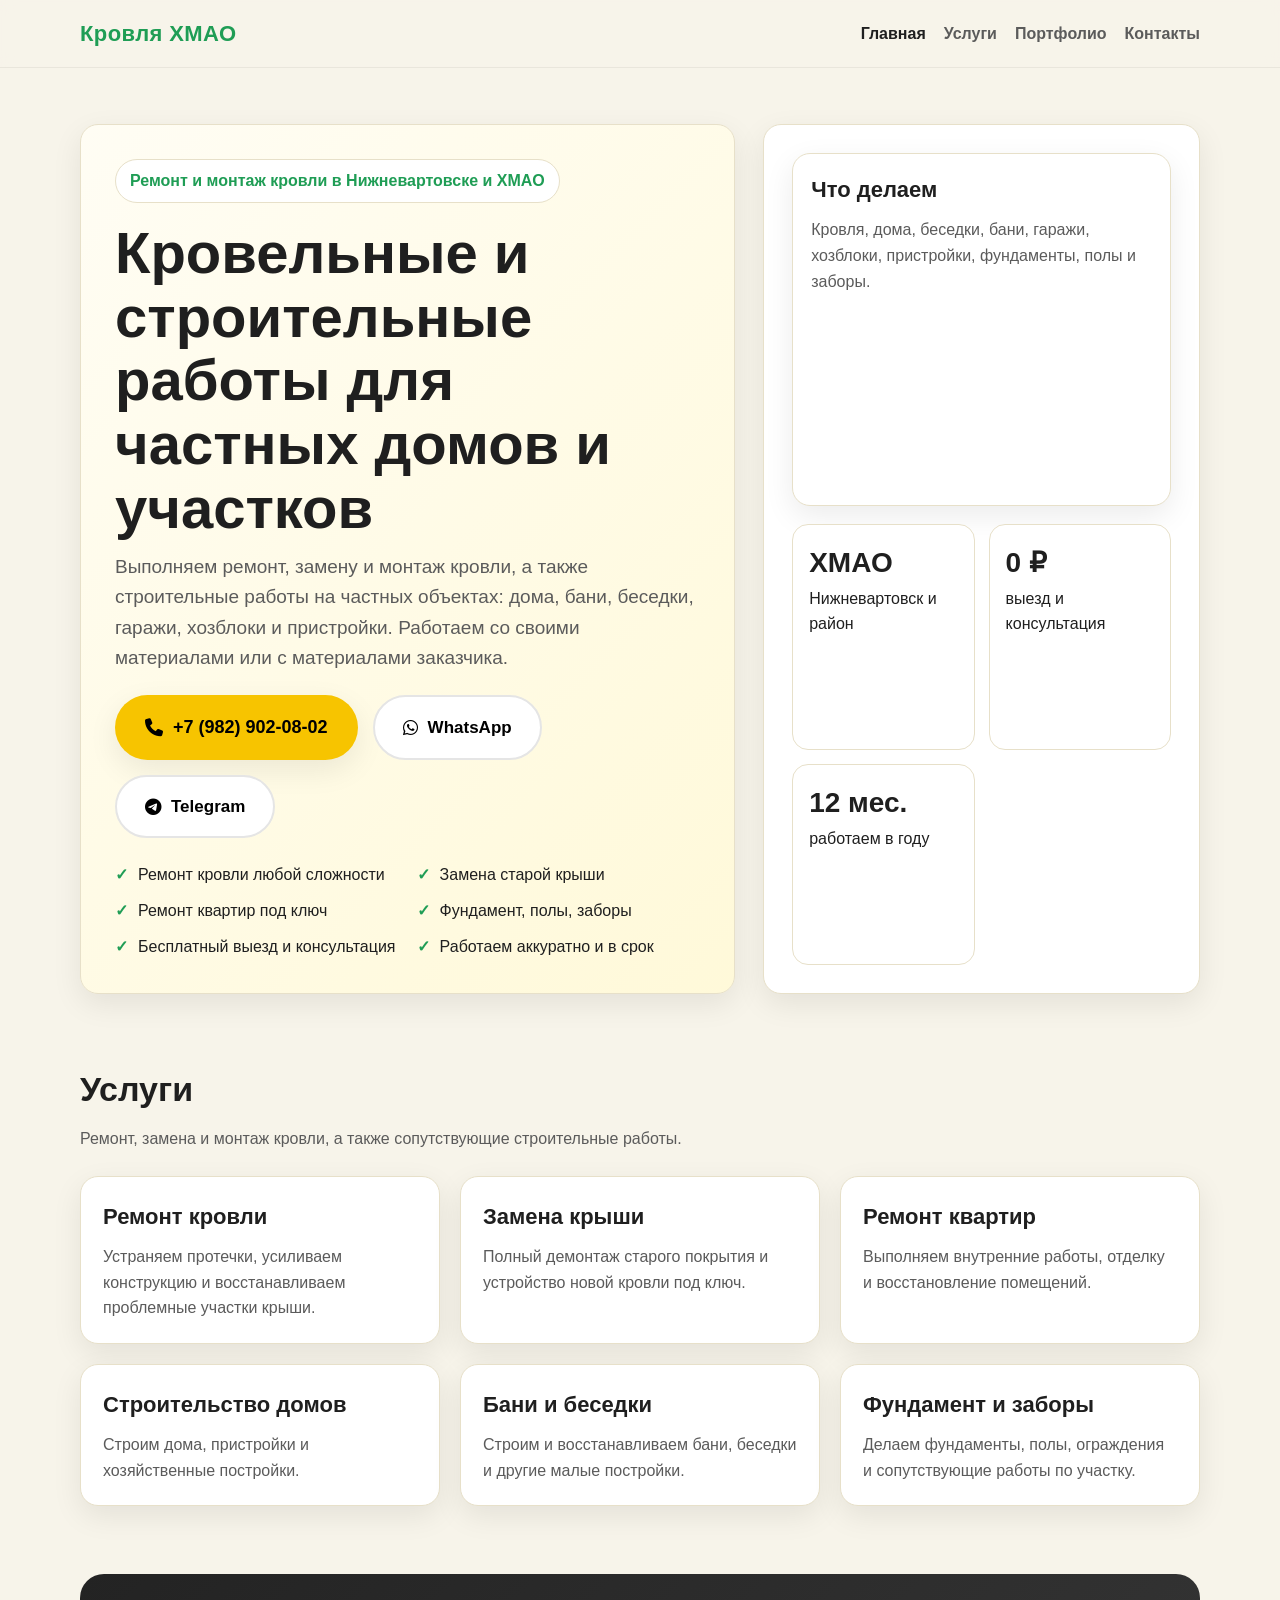
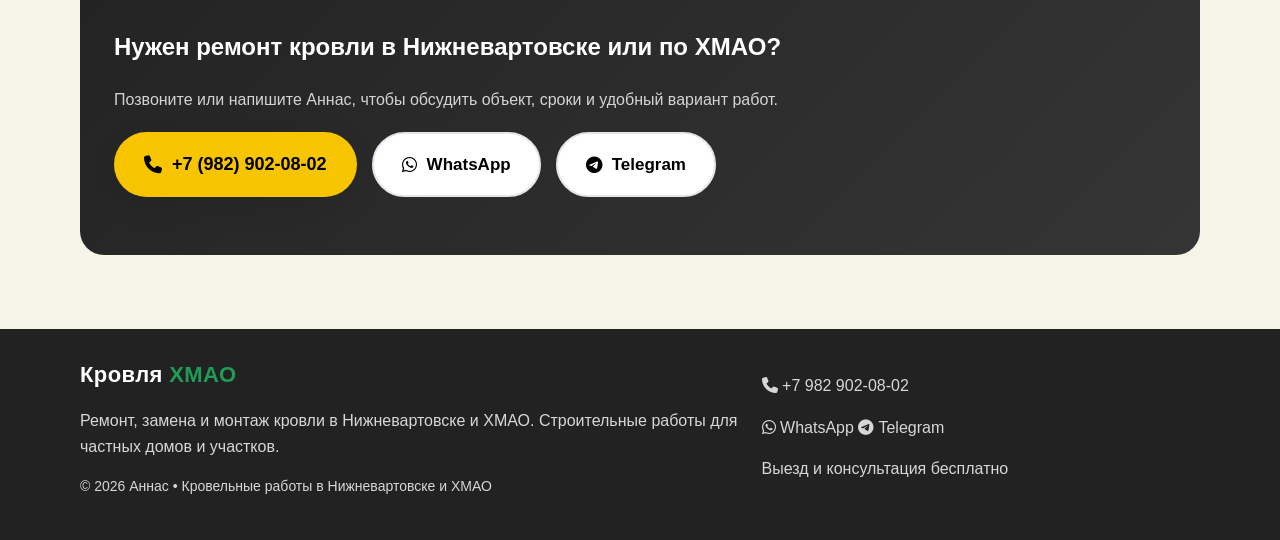
<file: index.html>
<!DOCTYPE html>
<html lang="ru">
<head>
<meta charset="UTF-8">
<meta name="viewport" content="width=device-width, initial-scale=1.0">

<title>Ремонт и монтаж кровли в Нижневартовске и ХМАО | Аннас</title>

<meta name="description" content="Ремонт, замена и монтаж кровли в Нижневартовске и ХМАО. Кровельные и строительные работы для частных домов и участков. Бесплатный выезд и консультация.">

<link rel="stylesheet" href="css/style.css">

<link rel="stylesheet"
href="https://cdnjs.cloudflare.com/ajax/libs/font-awesome/6.5.0/css/all.min.css">

<style>

.hero-actions{
display:flex;
gap:15px;
flex-wrap:wrap;
margin-top:20px;
}

.btn{
display:inline-flex;
align-items:center;
gap:10px;
padding:16px 28px;
background:#f7c400;
border-radius:40px;
font-weight:700;
text-decoration:none;
color:#000;
font-size:18px;
}

.btn-outline{
display:inline-flex;
align-items:center;
gap:10px;
padding:16px 28px;
border-radius:40px;
border:2px solid #e5e5e5;
background:white;
font-weight:600;
text-decoration:none;
color:#000;
font-size:17px;
}

.btn-outline:hover{
background:#f3f3f3;
}

</style>

</head>
<body>

<header class="site-header">
<div class="container nav-wrap">

<a class="logo" href="index.html">
<span>Кровля ХМАО</span>
</a>

<nav class="nav">
<a class="active" href="index.html">Главная</a>
<a href="services.html">Услуги</a>
<a href="portfolio.html">Портфолио</a>
<a href="contacts.html">Контакты</a>
</nav>

</div>
</header>

<main>

<section class="hero">

<div class="container hero-grid">

<div class="hero-card">

<div class="badge">
Ремонт и монтаж кровли в Нижневартовске и ХМАО
</div>

<h1>
Кровельные и строительные работы для частных домов и участков
</h1>

<p class="lead">
Выполняем ремонт, замену и монтаж кровли, а также строительные работы
на частных объектах: дома, бани, беседки, гаражи, хозблоки и пристройки.
Работаем со своими материалами или с материалами заказчика.
</p>

<div class="hero-actions">

<a class="btn" href="tel:+79829020802">
<i class="fa-solid fa-phone"></i>
+7 (982) 902-08-02
</a>

<a class="btn-outline"
href="https://wa.me/79829020802"
target="_blank">

<i class="fa-brands fa-whatsapp"></i>
WhatsApp

</a>

<a class="btn-outline"
href="https://t.me/+79829020802"
target="_blank">

<i class="fa-brands fa-telegram"></i>
Telegram

</a>

</div>

<ul class="list-checks">

<li>Ремонт кровли любой сложности</li>
<li>Замена старой крыши</li>
<li>Ремонт квартир под ключ</li>
<li>Фундамент, полы, заборы</li>
<li>Бесплатный выезд и консультация</li>
<li>Работаем аккуратно и в срок</li>

</ul>

</div>

<aside class="side-card">

<div class="card" style="padding:18px;">

<h3>Что делаем</h3>

<p>
Кровля, дома, беседки, бани, гаражи,
хозблоки, пристройки, фундаменты,
полы и заборы.
</p>

</div>

<div class="kpi">

<div class="item">
<strong>ХМАО</strong>
<span>Нижневартовск и район</span>
</div>

<div class="item">
<strong>0 ₽</strong>
<span>выезд и консультация</span>
</div>

<div class="item">
<strong>12 мес.</strong>
<span>работаем в году</span>
</div>

</div>

</aside>

</div>

</section>

<section class="section">

<div class="container">

<h2 class="section-title">
Услуги
</h2>

<p class="section-subtitle">
Ремонт, замена и монтаж кровли,
а также сопутствующие строительные работы.
</p>

<div class="service-grid">

<article class="card">
<h3>Ремонт кровли</h3>
<p>Устраняем протечки, усиливаем конструкцию и восстанавливаем проблемные участки крыши.</p>
</article>

<article class="card">
<h3>Замена крыши</h3>
<p>Полный демонтаж старого покрытия и устройство новой кровли под ключ.</p>
</article>

<article class="card">
<h3>Ремонт квартир</h3>
<p>Выполняем внутренние работы, отделку и восстановление помещений.</p>
</article>

<article class="card">
<h3>Строительство домов</h3>
<p>Строим дома, пристройки и хозяйственные постройки.</p>
</article>

<article class="card">
<h3>Бани и беседки</h3>
<p>Строим и восстанавливаем бани, беседки и другие малые постройки.</p>
</article>

<article class="card">
<h3>Фундамент и заборы</h3>
<p>Делаем фундаменты, полы, ограждения и сопутствующие работы по участку.</p>
</article>

</div>

</div>

</section>

<section class="section">

<div class="container cta">

<h2>
Нужен ремонт кровли в Нижневартовске или по ХМАО?
</h2>

<p>
Позвоните или напишите Аннас, чтобы обсудить объект, сроки и удобный вариант работ.
</p>

<div class="hero-actions">

<a class="btn" href="tel:+79829020802">
<i class="fa-solid fa-phone"></i>
+7 (982) 902-08-02
</a>

<a class="btn-outline"
href="https://wa.me/79829020802"
target="_blank">

<i class="fa-brands fa-whatsapp"></i>
WhatsApp

</a>

<a class="btn-outline"
href="https://t.me/+79829020802"
target="_blank">

<i class="fa-brands fa-telegram"></i>
Telegram

</a>

</div>

</div>

</section>

</main>

<footer class="footer">

<div class="container">

<div>

<div class="logo">
Кровля<span> ХМАО</span>
</div>

<p>
Ремонт, замена и монтаж кровли в Нижневартовске и ХМАО.
Строительные работы для частных домов и участков.
</p>

<p class="small">
© <span data-year></span>
Аннас • Кровельные работы в Нижневартовске и ХМАО
</p>

</div>

<div>

<p>

<a href="tel:+79829020802">
<i class="fa-solid fa-phone"></i>
+7 982 902-08-02
</a>

</p>

<p>

<a href="https://wa.me/79829020802" target="_blank">
<i class="fa-brands fa-whatsapp"></i>
WhatsApp
</a>

<a href="https://t.me/+79829020802" target="_blank">
<i class="fa-brands fa-telegram"></i>
Telegram
</a>

</p>

<p>
Выезд и консультация бесплатно
</p>

</div>

</div>

</footer>

<script src="js/main.js"></script>

</body>
</html>
</file>
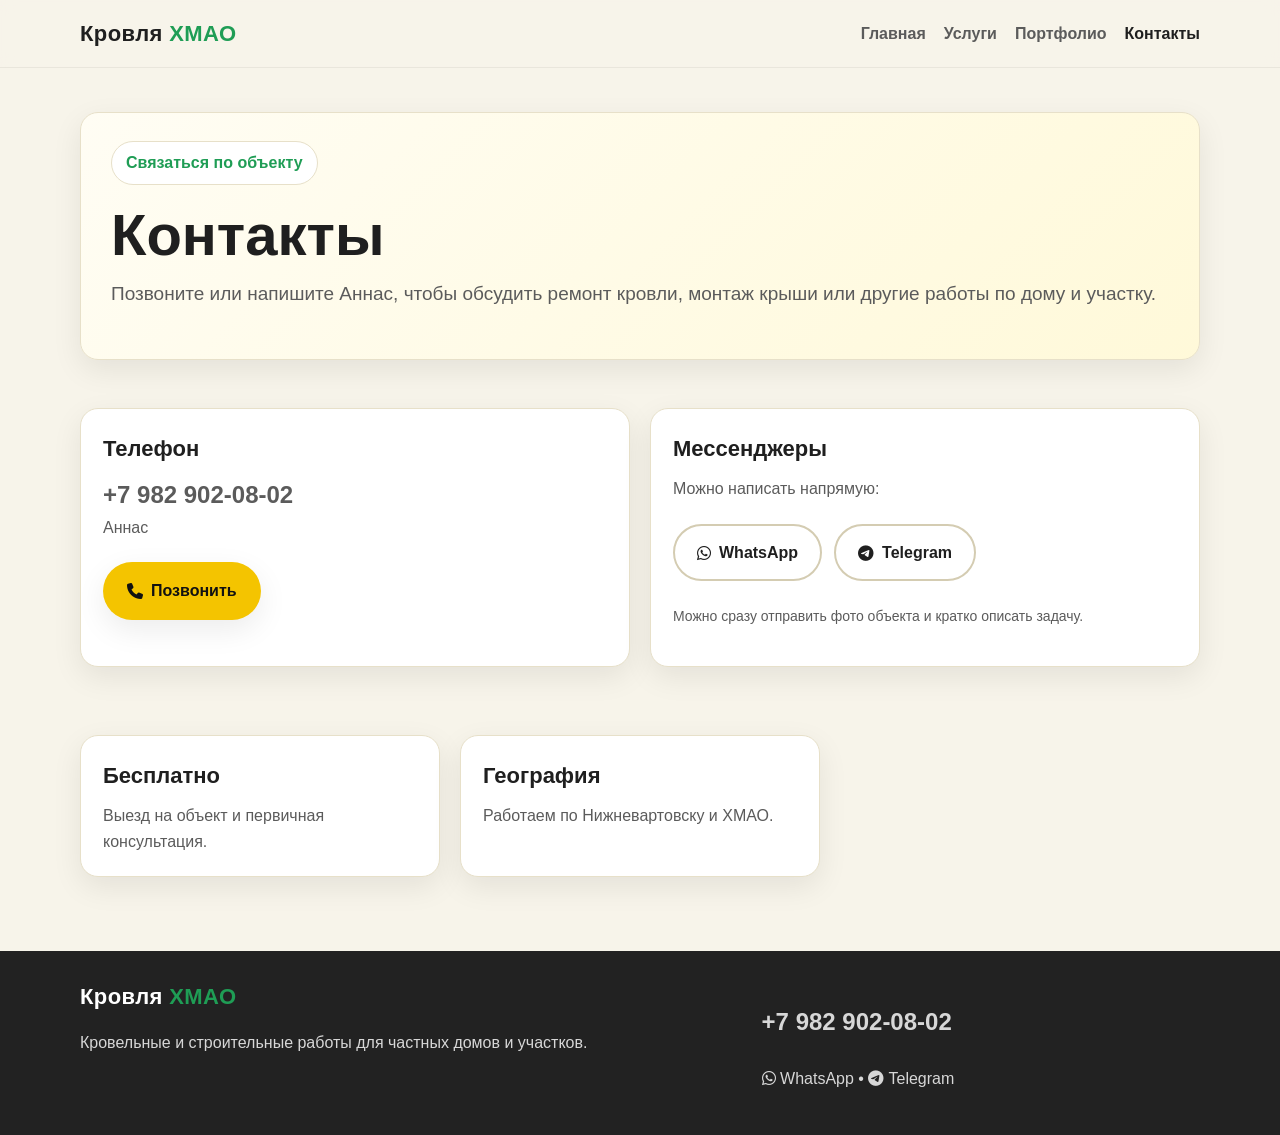
<file: contacts.html>
<!DOCTYPE html>
<html lang="ru">
<head>
<meta charset="UTF-8">
<meta name="viewport" content="width=device-width, initial-scale=1.0">

<title>Контакты | Кровельные работы в Нижневартовске и ХМАО</title>

<meta name="description" content="Контакты по кровельным и строительным работам в Нижневартовске и ХМАО. Позвоните или напишите в WhatsApp и Telegram для консультации.">

<link rel="stylesheet" href="css/style.css">

<link rel="stylesheet"
href="https://cdnjs.cloudflare.com/ajax/libs/font-awesome/6.5.0/css/all.min.css">

</head>

<body>

<header class="site-header">

<div class="container nav-wrap">

<a class="logo" href="index.html">
Кровля<span> ХМАО</span>
</a>

<nav class="nav">

<a href="index.html">Главная</a>
<a href="services.html">Услуги</a>
<a href="portfolio.html">Портфолио</a>
<a class="active" href="contacts.html">Контакты</a>

</nav>

</div>

</header>

<main>

<section class="page-hero">

<div class="container">

<div class="hero-card">

<div class="badge">
Связаться по объекту
</div>

<h1>Контакты</h1>

<p>
Позвоните или напишите Аннас, чтобы обсудить ремонт кровли,
монтаж крыши или другие работы по дому и участку.
</p>

</div>

</div>

</section>

<section class="section">

<div class="container contact-grid">

<article class="card">

<h3>Телефон</h3>

<p class="phone-link">
<a href="tel:+79829020802">
+7 982 902-08-02
</a>
</p>

<p>Аннас</p>

<div class="hero-actions">

<a class="btn" href="tel:+79829020802">
<i class="fa-solid fa-phone"></i>
Позвонить
</a>

</div>

</article>

<article class="card">

<h3>Мессенджеры</h3>

<p>Можно написать напрямую:</p>

<div class="hero-actions">

<a class="btn-outline"
href="https://wa.me/79829020802"
target="_blank">

<i class="fa-brands fa-whatsapp"></i>
WhatsApp

</a>

<a class="btn-outline"
href="https://t.me/+79829020802"
target="_blank">

<i class="fa-brands fa-telegram"></i>
Telegram

</a>

</div>

<p class="small">
Можно сразу отправить фото объекта и кратко описать задачу.
</p>

</article>

</div>

</section>

<section class="section">

<div class="container grid-3">

<article class="card">

<h3>Бесплатно</h3>

<p>
Выезд на объект и первичная консультация.
</p>

</article>

<article class="card">

<h3>География</h3>

<p>
Работаем по Нижневартовску и ХМАО.
</p>

</article>

</div>

</section>

</main>

<footer class="footer">

<div class="container">

<div>

<div class="logo">
Кровля<span> ХМАО</span>
</div>

<p>
Кровельные и строительные работы для частных домов и участков.
</p>

</div>

<div>

<p class="phone-link">

<a href="tel:+79829020802">
+7 982 902-08-02
</a>

</p>

<p>

<a href="https://wa.me/79829020802" target="_blank">
<i class="fa-brands fa-whatsapp"></i> WhatsApp
</a>

•

<a href="https://t.me/+79829020802" target="_blank">
<i class="fa-brands fa-telegram"></i> Telegram
</a>

</p>

</div>

</div>

</footer>

<script src="js/main.js"></script>

</body>
</html>
</file>
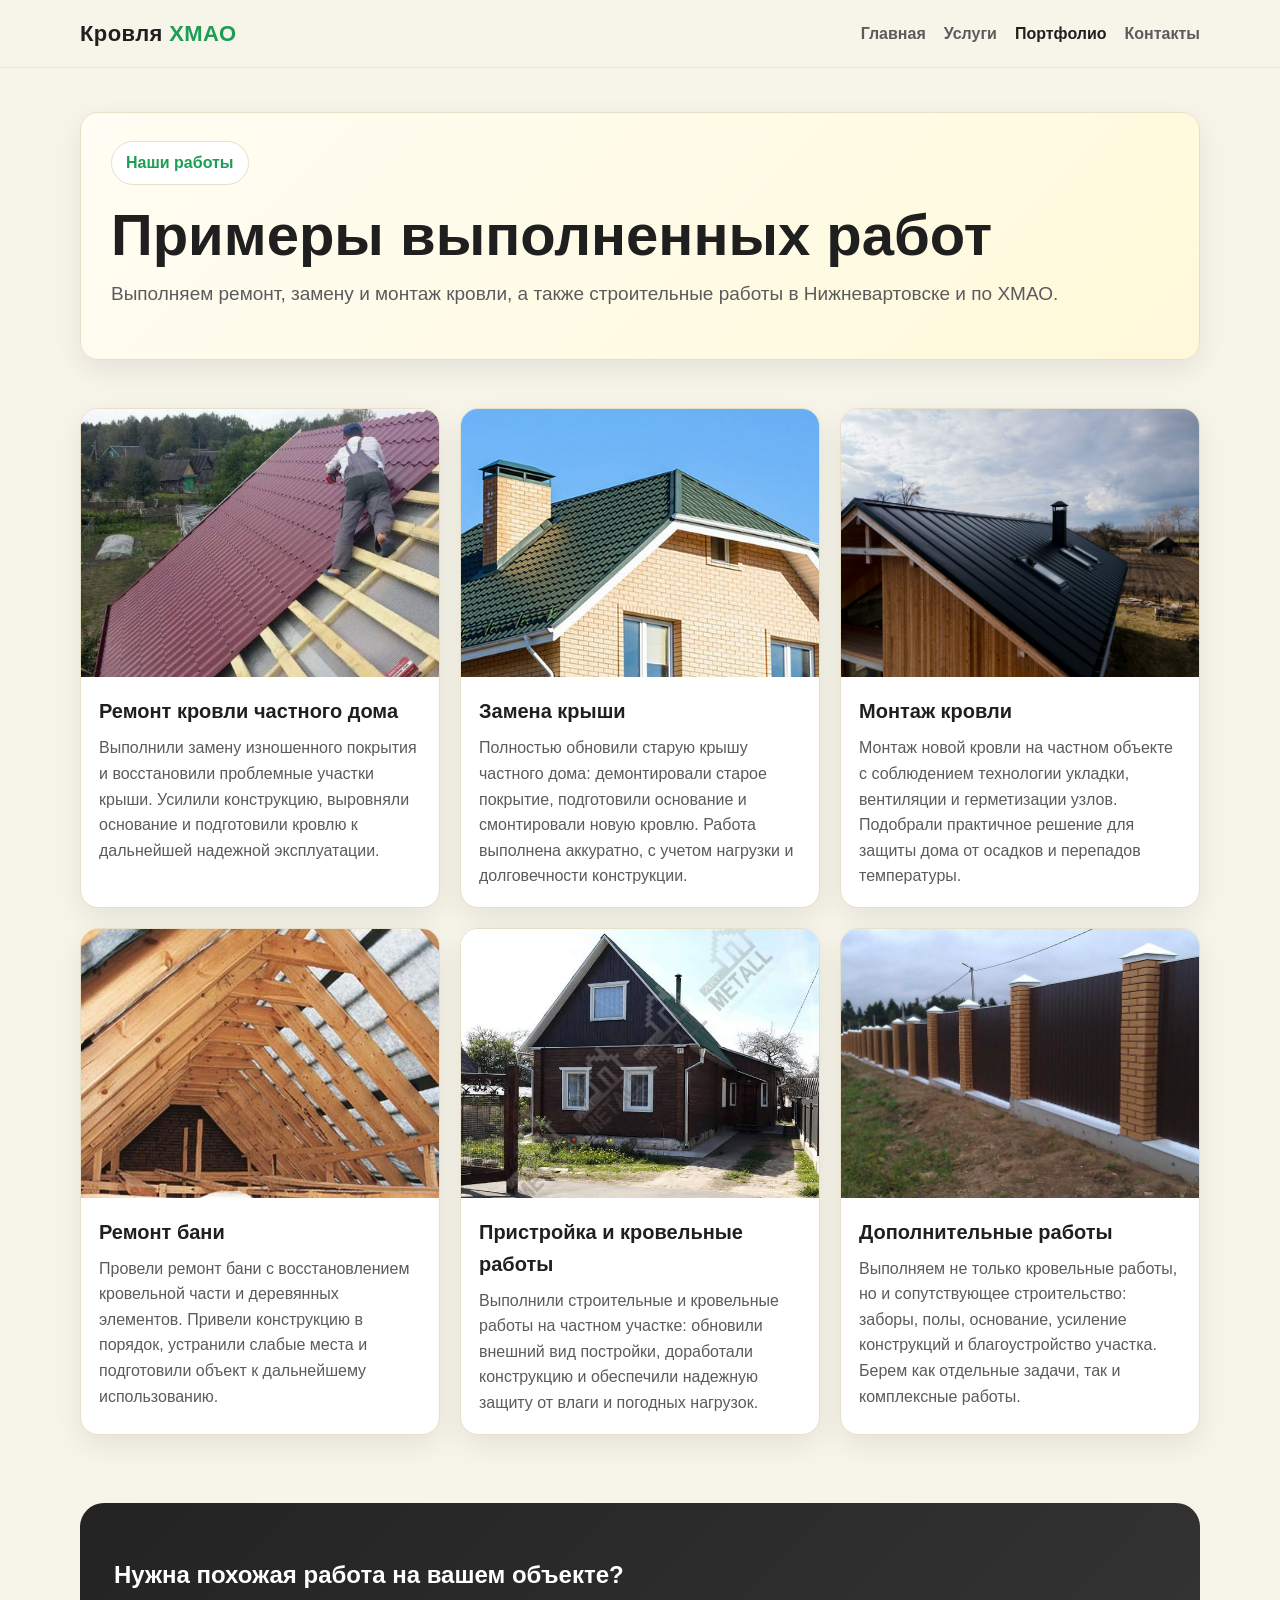
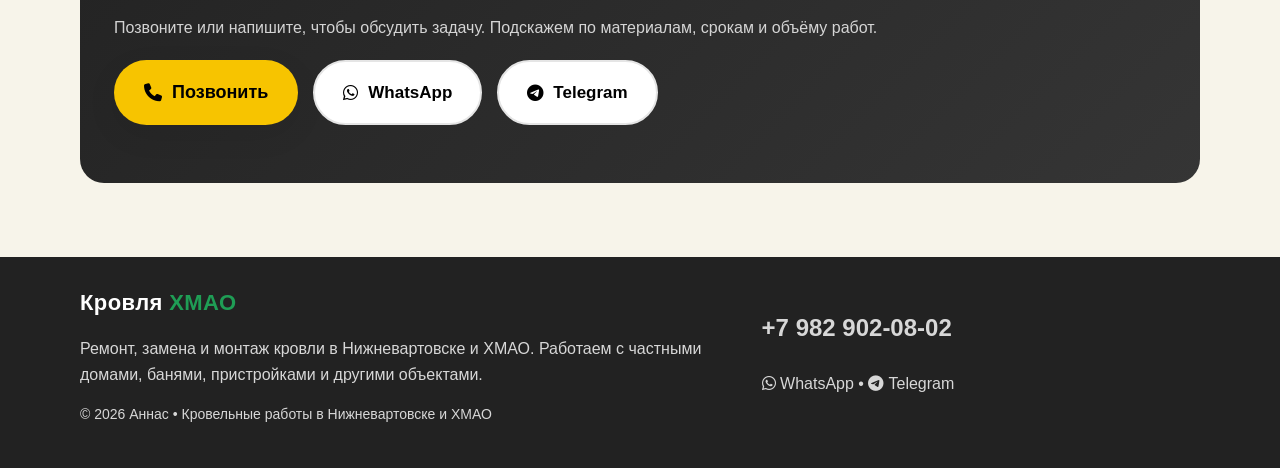
<file: portfolio.html>
<!DOCTYPE html>
<html lang="ru">
<head>
  <meta charset="UTF-8">
  <meta name="viewport" content="width=device-width, initial-scale=1.0">
  <title>Портфолио | Кровельные работы в Нижневартовске и ХМАО</title>
  <meta name="description" content="Портфолио кровельных и строительных работ в Нижневартовске и ХМАО: ремонт, замена и монтаж кровли, бани, пристройки и другие частные объекты.">
  <link rel="stylesheet" href="css/style.css">
  <link rel="stylesheet" href="https://cdnjs.cloudflare.com/ajax/libs/font-awesome/6.5.0/css/all.min.css">

  <style>
    .hero-actions{
      display:flex;
      gap:15px;
      flex-wrap:wrap;
      margin-top:20px;
    }

    .btn{
      display:inline-flex;
      align-items:center;
      gap:10px;
      padding:16px 28px;
      background:#f7c400;
      border-radius:40px;
      font-weight:700;
      text-decoration:none;
      color:#000;
      font-size:18px;
    }

    .btn-outline{
      display:inline-flex;
      align-items:center;
      gap:10px;
      padding:16px 28px;
      border-radius:40px;
      border:2px solid #e5e5e5;
      background:#fff;
      font-weight:600;
      text-decoration:none;
      color:#000;
      font-size:17px;
    }

    .btn-outline:hover{
      background:#f3f3f3;
    }

    .portfolio-item .content p{
      line-height:1.6;
    }
  </style>
</head>
<body>

  <header class="site-header">
    <div class="container nav-wrap">
      <a class="logo" href="index.html">Кровля<span> ХМАО</span></a>
      <nav class="nav">
        <a href="index.html">Главная</a>
        <a href="services.html">Услуги</a>
        <a class="active" href="portfolio.html">Портфолио</a>
        <a href="contacts.html">Контакты</a>
      </nav>
    </div>
  </header>

  <main>
    <section class="page-hero">
      <div class="container">
        <div class="hero-card">
          <div class="badge">Наши работы</div>
          <h1>Примеры выполненных работ</h1>
          <p class="lead">
            Выполняем ремонт, замену и монтаж кровли, а также строительные работы
            в Нижневартовске и по ХМАО.
          </p>
        </div>
      </div>
    </section>

    <section class="section">
      <div class="container portfolio-grid">

        <article class="portfolio-item">
          <a href="images/work-1.jpg" target="_blank" rel="noopener">
            <img src="images/work-1.jpg" alt="Ремонт кровли частного дома">
          </a>
          <div class="content">
            <h3>Ремонт кровли частного дома</h3>
            <p>
              Выполнили замену изношенного покрытия и восстановили проблемные участки крыши.
              Усилили конструкцию, выровняли основание и подготовили кровлю к дальнейшей
              надежной эксплуатации.
            </p>
          </div>
        </article>

        <article class="portfolio-item">
          <a href="images/work-2.jpg" target="_blank" rel="noopener">
            <img src="images/work-2.jpg" alt="Замена крыши">
          </a>
          <div class="content">
            <h3>Замена крыши</h3>
            <p>
              Полностью обновили старую крышу частного дома: демонтировали старое покрытие,
              подготовили основание и смонтировали новую кровлю. Работа выполнена аккуратно,
              с учетом нагрузки и долговечности конструкции.
            </p>
          </div>
        </article>

        <article class="portfolio-item">
          <a href="images/work-3.jpg" target="_blank" rel="noopener">
            <img src="images/work-3.jpg" alt="Монтаж кровли">
          </a>
          <div class="content">
            <h3>Монтаж кровли</h3>
            <p>
              Монтаж новой кровли на частном объекте с соблюдением технологии укладки,
              вентиляции и герметизации узлов. Подобрали практичное решение для защиты дома
              от осадков и перепадов температуры.
            </p>
          </div>
        </article>

        <article class="portfolio-item">
          <a href="images/work-4.jpg" target="_blank" rel="noopener">
            <img src="images/work-4.jpg" alt="Ремонт бани">
          </a>
          <div class="content">
            <h3>Ремонт бани</h3>
            <p>
              Провели ремонт бани с восстановлением кровельной части и деревянных элементов.
              Привели конструкцию в порядок, устранили слабые места и подготовили объект
              к дальнейшему использованию.
            </p>
          </div>
        </article>

        <article class="portfolio-item">
          <a href="images/work-5.jpg" target="_blank" rel="noopener">
            <img src="images/work-5.jpg" alt="Пристройка и кровельные работы">
          </a>
          <div class="content">
            <h3>Пристройка и кровельные работы</h3>
            <p>
              Выполнили строительные и кровельные работы на частном участке:
              обновили внешний вид постройки, доработали конструкцию и обеспечили
              надежную защиту от влаги и погодных нагрузок.
            </p>
          </div>
        </article>

        <article class="portfolio-item">
          <a href="images/work-6.jpg" target="_blank" rel="noopener">
            <img src="images/work-6.jpg" alt="Дополнительные строительные работы">
          </a>
          <div class="content">
            <h3>Дополнительные работы</h3>
            <p>
              Выполняем не только кровельные работы, но и сопутствующее строительство:
              заборы, полы, основание, усиление конструкций и благоустройство участка.
              Берем как отдельные задачи, так и комплексные работы.
            </p>
          </div>
        </article>

      </div>
    </section>

    <section class="section">
      <div class="container cta">
        <h2>Нужна похожая работа на вашем объекте?</h2>
        <p>Позвоните или напишите, чтобы обсудить задачу. Подскажем по материалам, срокам и объёму работ.</p>

        <div class="hero-actions">
          <a class="btn" href="tel:+79829020802">
            <i class="fa-solid fa-phone"></i>
            Позвонить
          </a>

          <a class="btn-outline" href="https://wa.me/79829020802" target="_blank" rel="noopener">
            <i class="fa-brands fa-whatsapp"></i>
            WhatsApp
          </a>

          <a class="btn-outline" href="https://t.me/+79829020802" target="_blank" rel="noopener">
            <i class="fa-brands fa-telegram"></i>
            Telegram
          </a>
        </div>
      </div>
    </section>
  </main>

  <footer class="footer">
    <div class="container">
      <div>
        <div class="logo">Кровля<span> ХМАО</span></div>
        <p>Ремонт, замена и монтаж кровли в Нижневартовске и ХМАО. Работаем с частными домами, банями, пристройками и другими объектами.</p>
        <p class="small">© <span data-year></span> Аннас • Кровельные работы в Нижневартовске и ХМАО</p>
      </div>

      <div>
        <p class="phone-link">
          <a href="tel:+79829020802">+7 982 902-08-02</a>
        </p>
        <p>
          <a href="https://wa.me/79829020802" target="_blank" rel="noopener">
            <i class="fa-brands fa-whatsapp"></i> WhatsApp
          </a>
          •
          <a href="https://t.me/+79829020802" target="_blank" rel="noopener">
            <i class="fa-brands fa-telegram"></i> Telegram
          </a>
        </p>
      </div>
    </div>
  </footer>

  <script src="js/main.js"></script>
</body>
</html>
</file>
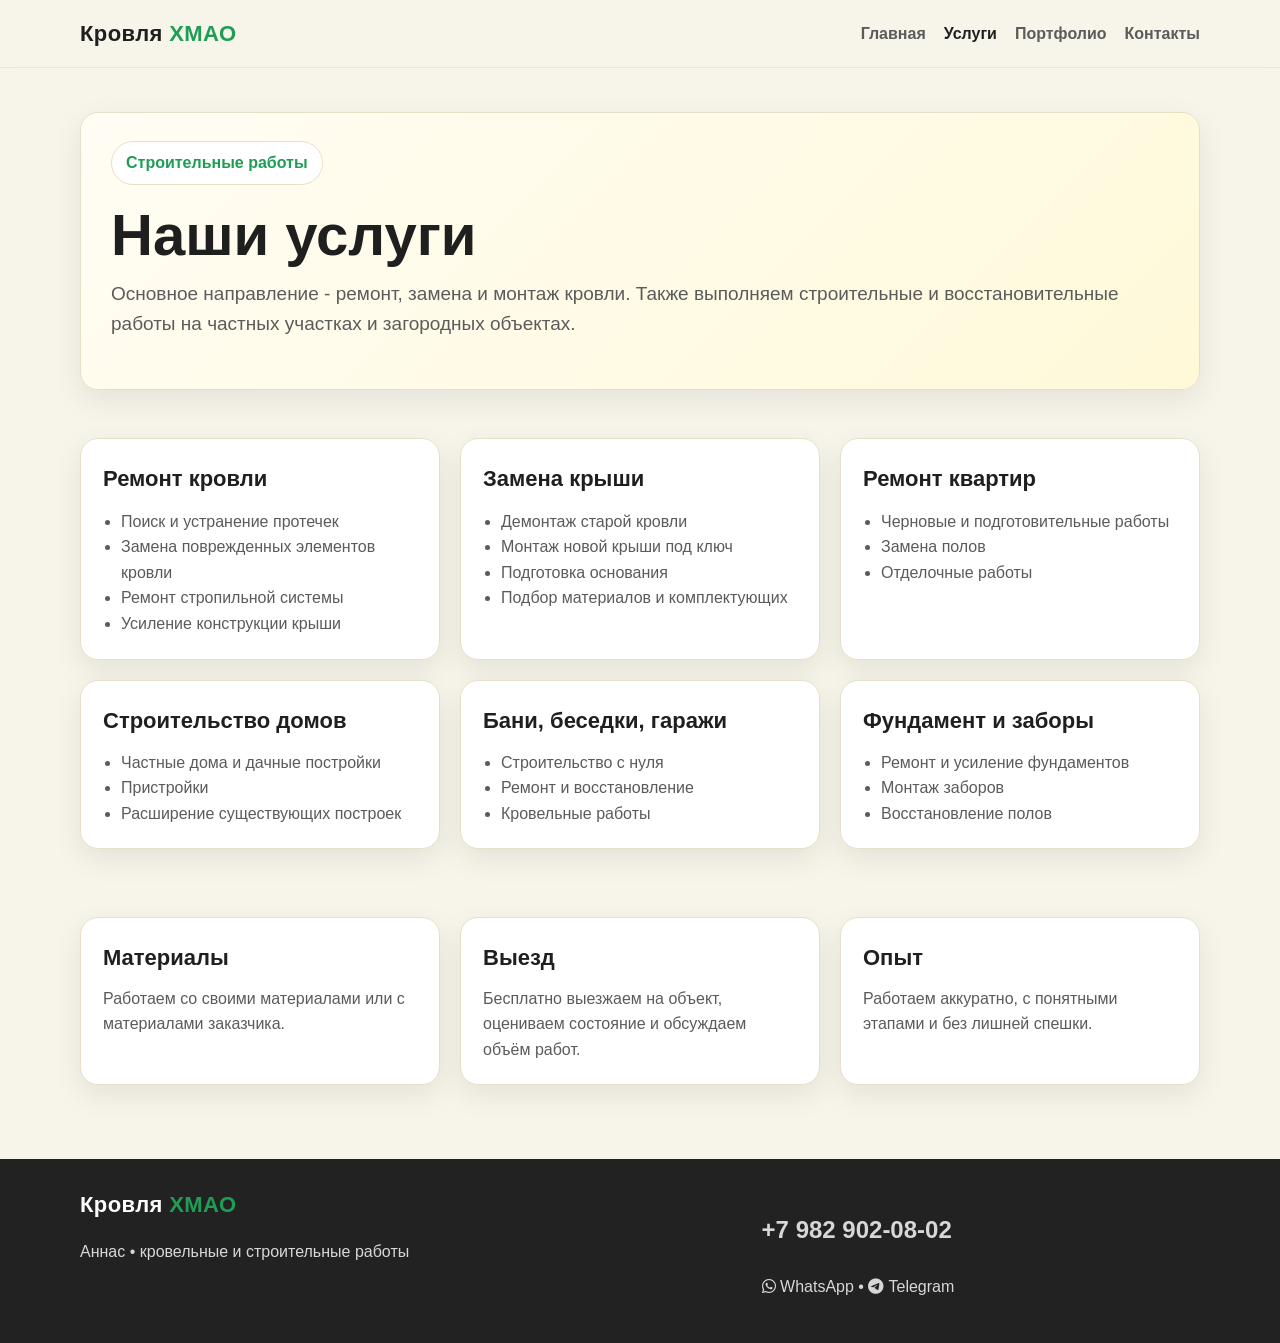
<file: services.html>
<!DOCTYPE html>
<html lang="ru">
<head>

<meta charset="UTF-8">
<meta name="viewport" content="width=device-width, initial-scale=1.0">

<title>Услуги | Кровельные работы в Нижневартовске и ХМАО</title>

<meta name="description" content="Кровельные и строительные услуги в Нижневартовске и ХМАО: ремонт, замена и монтаж кровли, строительство и восстановление частных объектов.">

<link rel="stylesheet" href="css/style.css">

<link rel="stylesheet"
href="https://cdnjs.cloudflare.com/ajax/libs/font-awesome/6.5.0/css/all.min.css">

</head>

<body>

<header class="site-header">

<div class="container nav-wrap">

<a class="logo" href="index.html">
Кровля<span> ХМАО</span>
</a>

<nav class="nav">

<a href="index.html">Главная</a>
<a class="active" href="services.html">Услуги</a>
<a href="portfolio.html">Портфолио</a>
<a href="contacts.html">Контакты</a>

</nav>

</div>

</header>

<main>

<section class="page-hero">

<div class="container">

<div class="hero-card">

<div class="badge">
Строительные работы
</div>

<h1>Наши услуги</h1>

<p>
Основное направление - ремонт, замена и монтаж кровли.
Также выполняем строительные и восстановительные работы
на частных участках и загородных объектах.
</p>

</div>

</div>

</section>

<section class="section">

<div class="container service-grid">

<article class="card">

<h3>Ремонт кровли</h3>

<ul>

<li>Поиск и устранение протечек</li>
<li>Замена поврежденных элементов кровли</li>
<li>Ремонт стропильной системы</li>
<li>Усиление конструкции крыши</li>

</ul>

</article>

<article class="card">

<h3>Замена крыши</h3>

<ul>

<li>Демонтаж старой кровли</li>
<li>Монтаж новой крыши под ключ</li>
<li>Подготовка основания</li>
<li>Подбор материалов и комплектующих</li>

</ul>

</article>

<article class="card">

<h3>Ремонт квартир</h3>

<ul>

<li>Черновые и подготовительные работы</li>
<li>Замена полов</li>
<li>Отделочные работы</li>

</ul>

</article>

<article class="card">

<h3>Строительство домов</h3>

<ul>

<li>Частные дома и дачные постройки</li>
<li>Пристройки</li>
<li>Расширение существующих построек</li>

</ul>

</article>

<article class="card">

<h3>Бани, беседки, гаражи</h3>

<ul>

<li>Строительство с нуля</li>
<li>Ремонт и восстановление</li>
<li>Кровельные работы</li>

</ul>

</article>

<article class="card">

<h3>Фундамент и заборы</h3>

<ul>

<li>Ремонт и усиление фундаментов</li>
<li>Монтаж заборов</li>
<li>Восстановление полов</li>

</ul>

</article>

</div>

</section>

<section class="section">

<div class="container grid-3">

<article class="card">

<h3>Материалы</h3>

<p>
Работаем со своими материалами
или с материалами заказчика.
</p>

</article>

<article class="card">

<h3>Выезд</h3>

<p>
Бесплатно выезжаем на объект,
оцениваем состояние и обсуждаем объём работ.
</p>

</article>

<article class="card">

<h3>Опыт</h3>

<p>
Работаем аккуратно,
с понятными этапами и без лишней спешки.
</p>

</article>

</div>

</section>

</main>

<footer class="footer">

<div class="container">

<div>

<div class="logo">
Кровля<span> ХМАО</span>
</div>

<p>
Аннас • кровельные и строительные работы
</p>

</div>

<div>

<p class="phone-link">

<a href="tel:+79829020802">
+7 982 902-08-02
</a>

</p>

<p>

<a href="https://wa.me/79829020802" target="_blank">
<i class="fa-brands fa-whatsapp"></i> WhatsApp
</a>

•

<a href="https://t.me/+79829020802" target="_blank">
<i class="fa-brands fa-telegram"></i> Telegram
</a>

</p>

</div>

</div>

</footer>

<script src="js/main.js"></script>

</body>
</html>
</file>
<file: css/style.css>
:root {
  --bg: #f7f4ea;
  --surface: #ffffff;
  --surface-alt: #fff8cf;
  --text: #1f1f1f;
  --muted: #5b5b5b;
  --accent: #f4c400;
  --accent-dark: #d8a900;
  --green: #1f9d55;
  --dark: #222222;
  --border: #e7e0c9;
  --shadow: 0 10px 30px rgba(0,0,0,.08);
  --radius: 18px;
}

* { box-sizing: border-box; }
html { scroll-behavior: smooth; }
body {
  margin: 0;
  font-family: Arial, Helvetica, sans-serif;
  color: var(--text);
  background: var(--bg);
  line-height: 1.6;
}
img { max-width: 100%; display: block; }
a { color: inherit; text-decoration: none; }
.container {
  width: min(1120px, calc(100% - 32px));
  margin: 0 auto;
}
.topbar {
  background: var(--dark);
  color: #fff;
  font-size: 14px;
}
.topbar .container {
  display: flex;
  justify-content: space-between;
  gap: 16px;
  padding: 10px 0;
  flex-wrap: wrap;
}
.site-header {
  position: sticky;
  top: 0;
  z-index: 50;
  background: rgba(247,244,234,.92);
  backdrop-filter: blur(8px);
  border-bottom: 1px solid rgba(0,0,0,.06);
}
.nav-wrap {
  display: flex;
  align-items: center;
  justify-content: space-between;
  gap: 20px;
  padding: 16px 0;
}
.logo {
  font-weight: 800;
  font-size: 22px;
  letter-spacing: .4px;
}
.logo span { color: var(--green); }
.nav {
  display: flex;
  gap: 18px;
  align-items: center;
  flex-wrap: wrap;
}
.nav a {
  font-weight: 700;
  color: var(--muted);
}
.nav a.active,
.nav a:hover { color: var(--text); }
.btn, .btn-outline {
  display: inline-flex;
  align-items: center;
  justify-content: center;
  gap: 8px;
  padding: 14px 22px;
  border-radius: 999px;
  font-weight: 700;
  transition: .2s ease;
  border: 2px solid transparent;
}
.btn {
  background: var(--accent);
  color: #111;
  box-shadow: var(--shadow);
}
.btn:hover { background: var(--accent-dark); transform: translateY(-1px); }
.btn-outline {
  border-color: #d4ccb2;
  background: #fff;
}
.btn-outline:hover { border-color: var(--accent); }
.hero {
  padding: 56px 0 34px;
}
.hero-grid {
  display: grid;
  grid-template-columns: 1.2fr .8fr;
  gap: 28px;
  align-items: stretch;
}
.hero-card, .side-card, .card {
  background: var(--surface);
  border: 1px solid var(--border);
  border-radius: var(--radius);
  box-shadow: var(--shadow);
}
.hero-card {
  padding: 34px;
  background: linear-gradient(135deg, #fffdf4 0%, #fff9d9 100%);
}
.badge {
  display: inline-block;
  background: #fff;
  border: 1px solid var(--border);
  color: var(--green);
  font-weight: 700;
  padding: 8px 14px;
  border-radius: 999px;
  margin-bottom: 18px;
}
.hero h1, .page-hero h1 {
  margin: 0 0 12px;
  line-height: 1.1;
  font-size: clamp(34px, 6vw, 58px);
}
.hero p.lead, .page-hero p {
  font-size: 19px;
  color: var(--muted);
  margin: 0 0 22px;
}
.hero-actions {
  display: flex;
  gap: 12px;
  flex-wrap: wrap;
  margin: 22px 0 24px;
}
.list-checks {
  display: grid;
  grid-template-columns: repeat(2, minmax(0,1fr));
  gap: 10px 18px;
  padding: 0;
  list-style: none;
  margin: 20px 0 0;
}
.list-checks li::before {
  content: "✓";
  color: var(--green);
  font-weight: 800;
  margin-right: 10px;
}
.side-card {
  padding: 28px;
  display: grid;
  gap: 18px;
}
.price-box {
  background: var(--surface-alt);
  border-radius: 16px;
  padding: 18px;
  border: 1px solid #f0df7c;
}
.kpi {
  display: grid;
  grid-template-columns: repeat(2, minmax(0,1fr));
  gap: 14px;
}
.kpi .item {
  background: #fff;
  border: 1px solid var(--border);
  border-radius: 16px;
  padding: 16px;
}
.kpi strong {
  display: block;
  font-size: 28px;
}
.section {
  padding: 34px 0;
}
.section-title {
  margin: 0 0 10px;
  font-size: 34px;
}
.section-subtitle {
  margin: 0 0 24px;
  color: var(--muted);
  max-width: 760px;
}
.grid-3, .grid-4, .steps, .contact-grid, .portfolio-grid, .service-grid {
  display: grid;
  gap: 20px;
}
.grid-3 { grid-template-columns: repeat(3, minmax(0,1fr)); }
.grid-4 { grid-template-columns: repeat(4, minmax(0,1fr)); }
.service-grid { grid-template-columns: repeat(3, minmax(0,1fr)); }
.steps { grid-template-columns: repeat(4, minmax(0,1fr)); }
.contact-grid { grid-template-columns: 1fr 1fr; }
.portfolio-grid { grid-template-columns: repeat(3, minmax(0,1fr)); }
.card {
  padding: 22px;
}
.card h3 { margin: 0 0 10px; font-size: 22px; }
.card p { margin: 0; color: var(--muted); }
.card ul { margin: 12px 0 0; padding-left: 18px; color: var(--muted); }
.notice {
  background: #fff6bf;
  border: 1px solid #efd95c;
  padding: 20px 22px;
  border-radius: 18px;
  font-weight: 700;
}
.page-hero {
  padding: 44px 0 14px;
}
.page-hero .hero-card { padding: 28px 30px; }
.portfolio-item {
  overflow: hidden;
  background: #fff;
  border-radius: 18px;
  border: 1px solid var(--border);
  box-shadow: var(--shadow);
}
.portfolio-item img {
  aspect-ratio: 4 / 3;
  object-fit: cover;
  background: linear-gradient(135deg, #f0ead8, #fff);
}
.portfolio-item .content { padding: 18px; }
.portfolio-item h3 { margin: 0 0 8px; font-size: 20px; }
.portfolio-item p { margin: 0; color: var(--muted); }
.cta {
  padding: 34px;
  border-radius: 24px;
  background: linear-gradient(135deg, #232323 0%, #353535 100%);
  color: #fff;
}
.cta p { color: rgba(255,255,255,.8); }
.footer {
  margin-top: 40px;
  background: var(--dark);
  color: #fff;
}
.footer .container {
  padding: 28px 0;
  display: grid;
  grid-template-columns: 1.2fr .8fr;
  gap: 24px;
}
.footer p, .footer a { color: rgba(255,255,255,.82); }
.small { font-size: 14px; }
.highlight { color: var(--green); font-weight: 800; }
.phone-link { font-weight: 800; font-size: 24px; }
.gallery-help {
  margin-top: 18px;
  color: var(--muted);
  font-size: 15px;
}
@media (max-width: 980px) {
  .hero-grid,
  .service-grid,
  .grid-3,
  .grid-4,
  .steps,
  .contact-grid,
  .portfolio-grid,
  .footer .container {
    grid-template-columns: 1fr 1fr;
  }
  .nav-wrap { align-items: flex-start; flex-direction: column; }
}
@media (max-width: 720px) {
  .hero-grid,
  .service-grid,
  .grid-3,
  .grid-4,
  .steps,
  .contact-grid,
  .portfolio-grid,
  .footer .container,
  .list-checks,
  .kpi {
    grid-template-columns: 1fr;
  }
  .hero-card, .side-card, .cta { padding: 22px; }
  .hero p.lead, .page-hero p { font-size: 17px; }
  .nav { gap: 12px; }
  .phone-link { font-size: 21px; }
}
</file>
